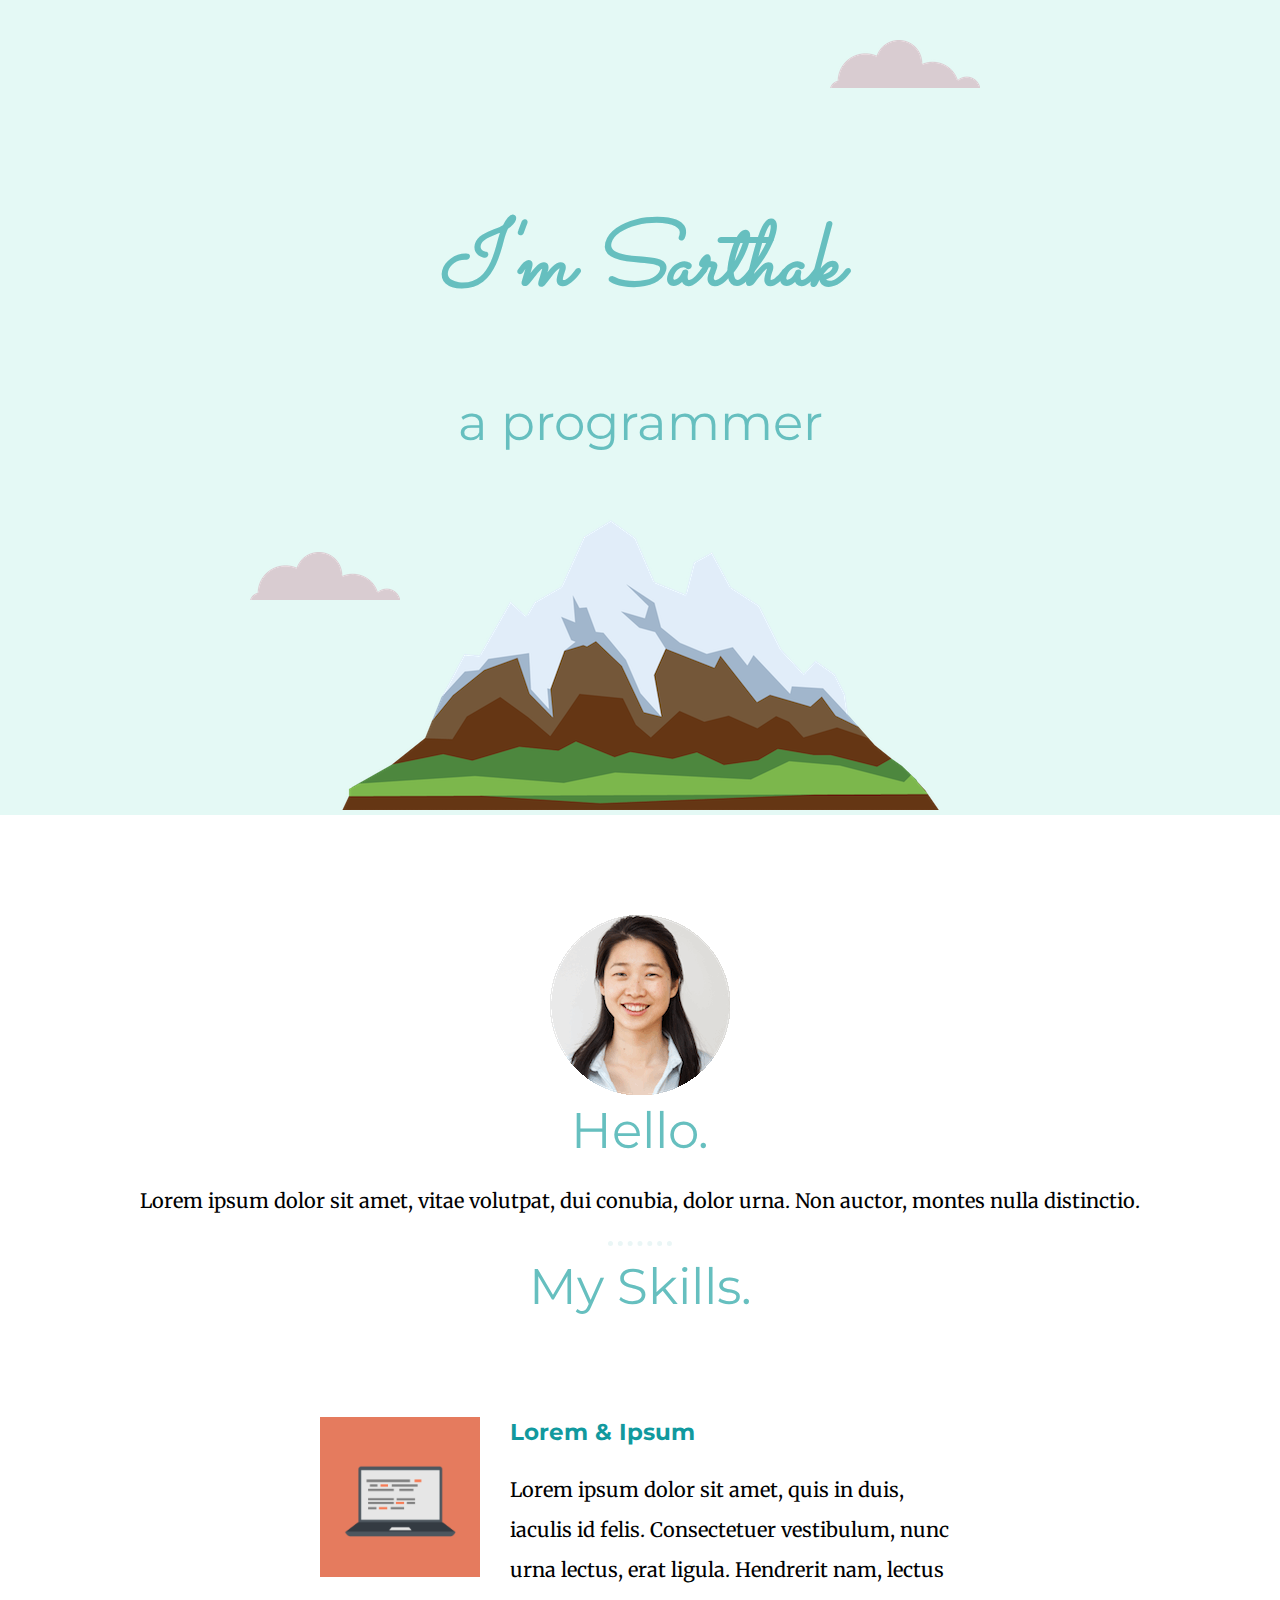
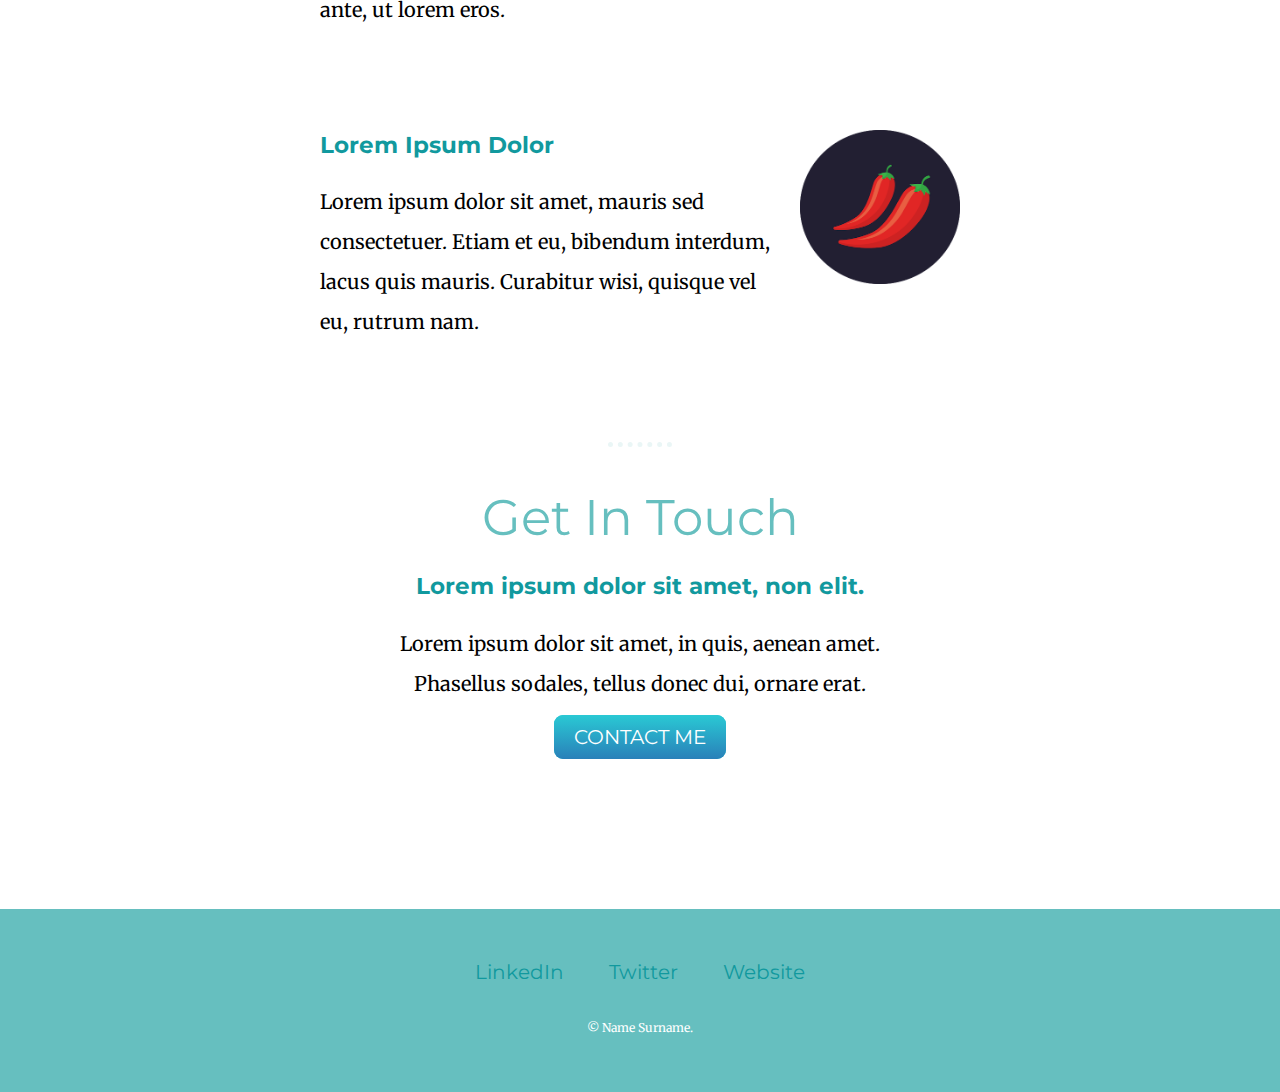
<file: CSS - My site/index.html>
<!DOCTYPE html>
<html>
    <head>
        <meta charset="utf-8">
        
        <title>Sarthak</title>
        
        <meta name="viewport" content="width=device-width, initial-scale=1">
        <link rel="stylesheet" href="css/styles.css">
        <link rel="shortcut icon" href="favicon.ico">
        <link rel="preconnect" href="https://fonts.googleapis.com"><link rel="preconnect" href="https://fonts.gstatic.com" crossorigin><link href="https://fonts.googleapis.com/css2?family=Merriweather&family=Montserrat&family=Sacramento&display=swap" rel="stylesheet">
    </head>
    <body>
        <div class="top">
            <img class="topcloud" src="images/cloud.png" alt="">
            <h1><em> I'm Sarthak</em></h1>
            <h2>a programmer</h2>
            <img class="botcloud" src="images/cloud.png" alt="">
            <img src="images/mountain.png" alt="">
        </div>
        <!-- <p>hello</p>
        <p>world</p>
        <p class="inlined">hello</p>
        <p class="inlined">world</p>
        <span class="blocked">hello</span>
        <span class="blocked">world</span>
        <p class="inlblo">hello</p>
        <p class="inlblo">world</p>
        <hr>
        <div class="red"></div>
        <div class="blue"></div>
        <div class="yellow"></div>
        <hr>
        <div class="red1"></div>
        <div class="blue1"></div>
        <div class="yellow1"></div> -->
        <div class="middle-container">
            <div class="profile">
              <img src="images/angela.png" alt="">
              <h2>Hello.</h2>
              <p>Lorem ipsum dolor sit amet, vitae volutpat, dui conubia, dolor urna. Non auctor, montes nulla distinctio.</p>
            </div>
            <hr>
            <div class="skills">
              <h2>My Skills.</h2>
              <div class="skill-row">
                <img class="compimg" src="images/computer.png" alt="">
                <h3>Lorem & Ipsum</h3>
                <p>Lorem ipsum dolor sit amet, quis in duis, iaculis id felis. Consectetuer vestibulum, nunc urna lectus, erat ligula. Hendrerit nam, lectus ante, ut lorem eros.</p>
              </div>
              <div class="skill-row">
                <img class="chilimg" src="images/chillies.png" alt="">
                <h3>Lorem Ipsum Dolor</h3>
                <p>Lorem ipsum dolor sit amet, mauris sed consectetuer. Etiam et eu, bibendum interdum, lacus quis mauris. Curabitur wisi, quisque vel eu, rutrum nam.</p>
              </div>
            </div>
            <hr>
            <div class="contact-me">
              <h2>Get In Touch</h2>
              <h3>Lorem ipsum dolor sit amet, non elit.</h3>
              <p>Lorem ipsum dolor sit amet, in quis, aenean amet. Phasellus sodales, tellus donec dui, ornare erat.</p>
              <a class="btn" href="mailto:name@email.com">CONTACT ME</a>
            </div>
          </div>
          
          
          <div class="bottom-container">
            <a class="footer-link" href="https://www.linkedin.com/">LinkedIn</a>
            <a class="footer-link" href="https://twitter.com/">Twitter</a>
            <a class="footer-link" href="https://www.appbrewery.co/">Website</a>
            <p class="copyright">© Name Surname.</p>
          </div>
          
    </body>
</html>
</file>
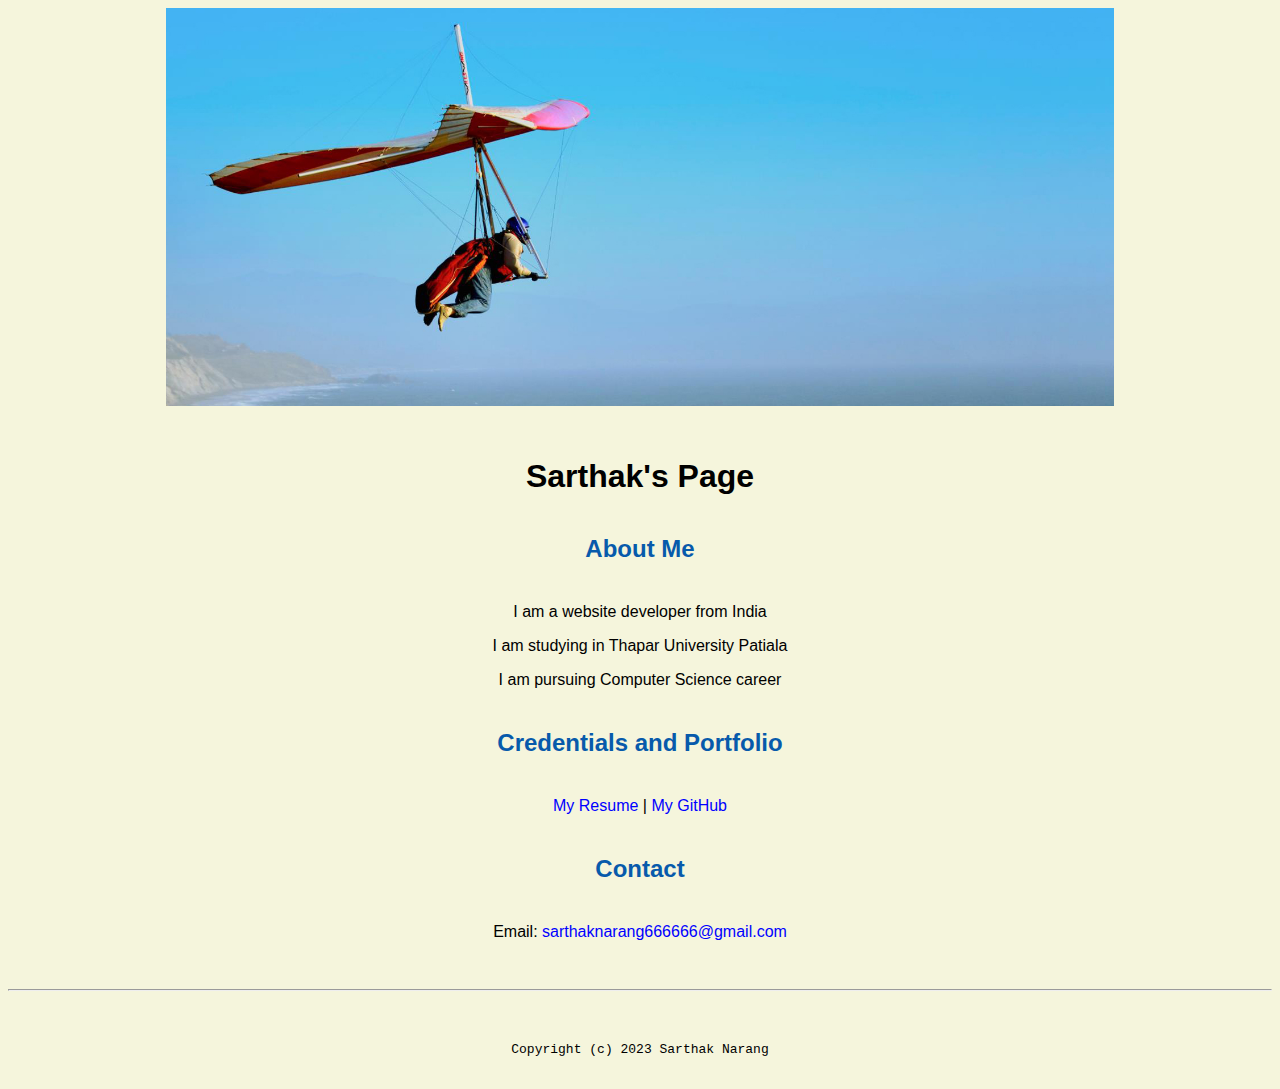
<file: GuidedProject1/index.html>
<!doctype html>

<!-- this is a comment for human! -->

<html lang="en">

  <header>
    <title>Sarthak's Page</title>
    <link rel="stylesheet" href="css/master.css">
    <link rel="FaviconIcon" href="favicon.ico" type="image/x-icon">
    <link rel="shortcut" href="favicon.ico" type="image/x-icon">
    <meta name="viewport" content="width-device-width, initial-scale=1,shrink-to-fit=no">
    <meta name="name" content="Sarthak's Page">
    <meta name="robots" content="noindex, nofollow">
  </header>

  <body>
    <img src="images/banner.jpg" alt="banner" width="75%">
    <h1>Sarthak's Page</h1>
    <h2>About Me</h2>
    <p>I am a website developer from India</p>
    <p>I am studying in Thapar University Patiala</p>
    <p>I am pursuing Computer Science career</p>
    <h2>Credentials and Portfolio</h2>
    <p><a href="resume.html">My Resume</a> | <a href="https://github.com/sarthaknarang060402/">My GitHub</a></p>
    <h2>Contact</h2>
    <p>Email: <a href="mailto:sarthaknarang666666@gmail.com">sarthaknarang666666@gmail.com</a></p>
  </body>


  <footer>
    <hr>
    <code>Copyright (c) 2023 Sarthak Narang</code>
  </footer>

</html>
</file>
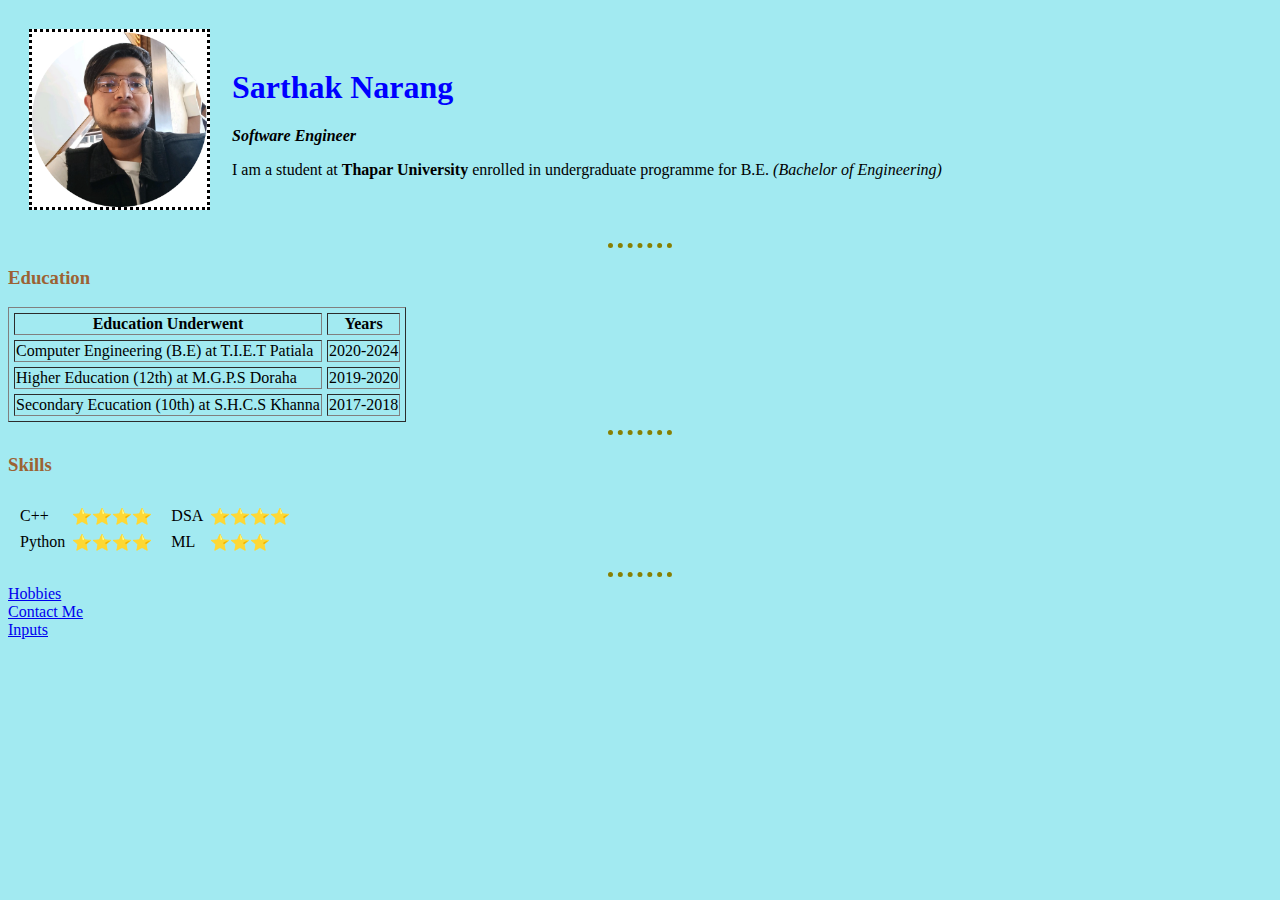
<file: HTML - Personal Site/index.html>
<!DOCTYPE html>
<html lang="en">
<head>
  <meta charset="UTF-8">
  <title>🔹 Sarthak's Personal Site 🔹</title>
  <link rel="stylesheet" href="css/styles.css">
  <!--internal css-->
  <!-- <style>
    body {
      background-color:#b6f2dc;
    }
    hr {
      border-style: dotted none none none;
      height: 0px;
      border-color: grey;
      border-width: 4px;
      width: 20%;
    }
  </style> -->
</head>
<body><!--<body style="background-color:#b6f2dc;"> -->   <!--inline css-->
  <table cellspacing="20">
    <tr>
      <td><img class="one two" src="images/profile.png" alt="Profile Pic" height="175" width="175"></td>
      <td><h1 id="name">Sarthak Narang</h1>
        <p><em><strong>Software Engineer</strong></em></p>
        <p>I am a student at <b>Thapar University</b> enrolled in undergraduate programme for B.E. <i>(Bachelor of
          Engineering)</i></p>
      </td>
    </tr>
  </table>
  <hr>
  <h3>Education</h3>
  <table border="1" cellspacing="5">
    <thead>
      <tr>
        <th>Education Underwent</th>
        <th>Years</th>
      </tr>
    </thead>
    <tbody>
      <tr>
        <td>Computer Engineering (B.E) at T.I.E.T Patiala</td>
        <td>2020-2024</td>
      </tr>
      <tr>
        <td>Higher Education (12th) at M.G.P.S Doraha</td>
        <td>2019-2020</td>
      </tr>
      <tr>
        <td>Secondary Ecucation (10th) at S.H.C.S Khanna</td>
        <td>2017-2018</td>
      </tr>
    </tbody>
  </table>
  <hr>
  <h3>Skills</h3>
  <table cellspacing="5">
    <tr>
      <td>
        <table cellspacing="5">
          <tr>
            <td>C++</td>
            <td>⭐⭐⭐⭐</td>
          </tr>
          <tr>
            <td>Python</td>
            <td>⭐⭐⭐⭐</td>
          </tr>
        </table>
      </td>
      <td>
        <table cellspacing="5">
          <tr>
            <td>DSA</td>
            <td>⭐⭐⭐⭐</td>
          </tr>
          <tr>
            <td>ML</td>
            <td>⭐⭐⭐</td>
          </tr>
        </table>
      </td>
    </tr>
  </table>
  <hr>

  <a href="hobbies.html">Hobbies</a>
  <br>
  <a href="contacts.html">Contact Me</a>
  <br>
  <a href="inputs.html">Inputs</a>
</body>
</html>
</file>
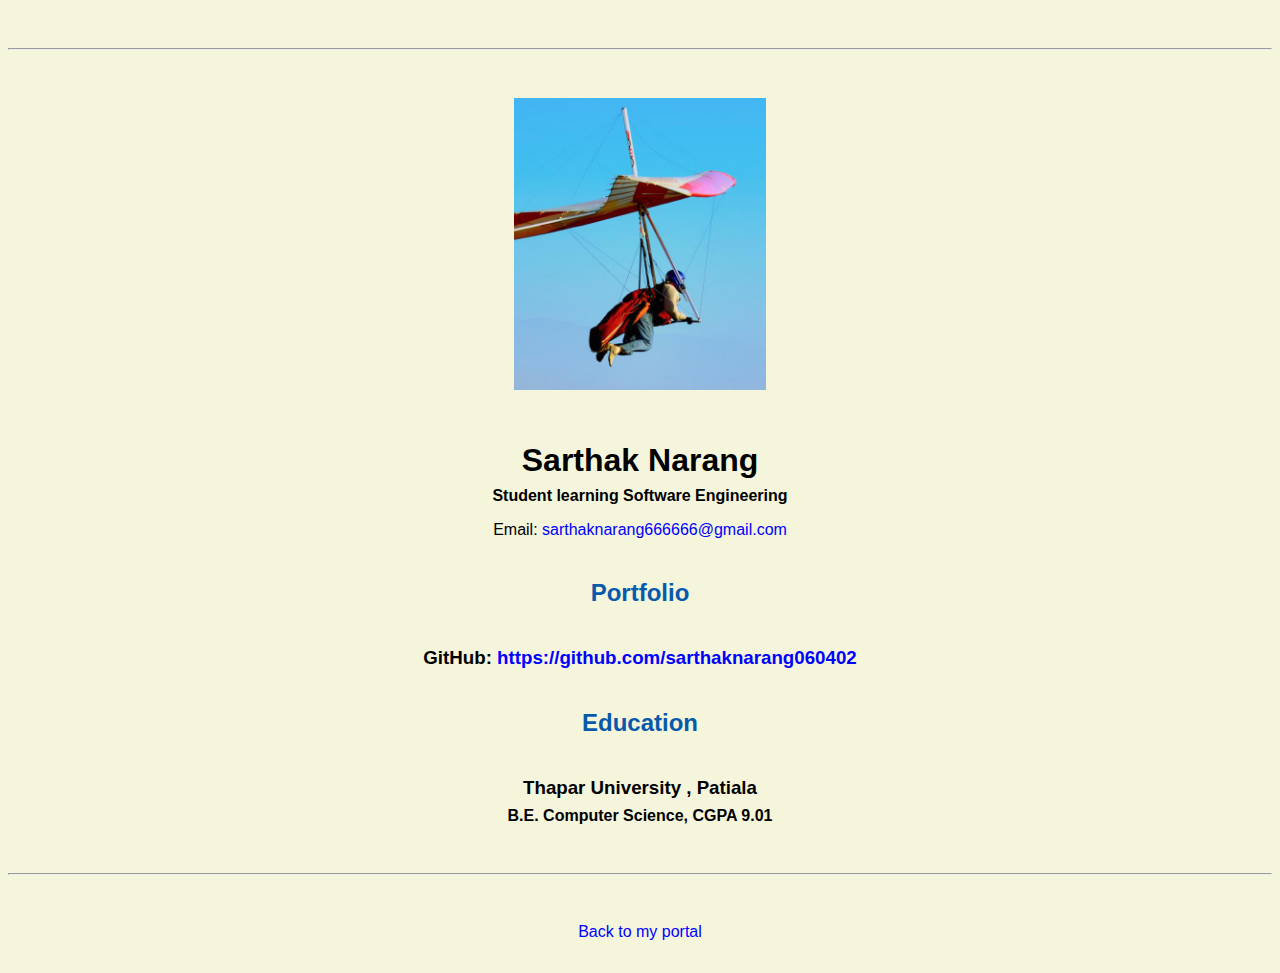
<file: GuidedProject1/resume.html>
<!doctype html>

<!-- this is a comment for human! -->

<html lang="en">

  <header>
    <title>Sarthak's Resume</title>
    <link rel="stylesheet" href="css/master.css">

    <link rel="FaviconIcon" href="favicon.ico" type="image/x-icon">
    <link rel="shortcut" href="favicon.ico" type="image/x-icon">
    <meta name="viewport" content="width-device-width, initial-scale=1,shrink-to-fit=no">
    <meta name="name" content="Sarthak's Page">
    <meta name="robots" content="noindex, nofollow">
  </header>

  <body>
    <hr>

    <img src="images/headshot.jpg" alt="Harrison Kong's headshot" width="20%">

    <h1>Sarthak Narang</h1>
    <h4>Student learning Software Engineering</h4>

    <p>Email: <a href="mailto:sarthaknarang666666@gmail.com" target="_blank">sarthaknarang666666@gmail.com</a></p>
    <!-- don't post physical address, personal phone number or other personal information on the web! -->

    <h2>Portfolio</h2>
      <h3>GitHub: <a href="https://github.com/sarthaknarang060402" target="_blank">https://github.com/sarthaknarang060402</a></h3>

    <h2>Education</h2>

    <h3>Thapar University , Patiala</h3>
    <h4>B.E. Computer Science, CGPA 9.01</h4>

  </body>

  <footer>
  <hr>
  <p><a href="index.html">Back to my portal</a><p>
  </footer>

</html>
</file>
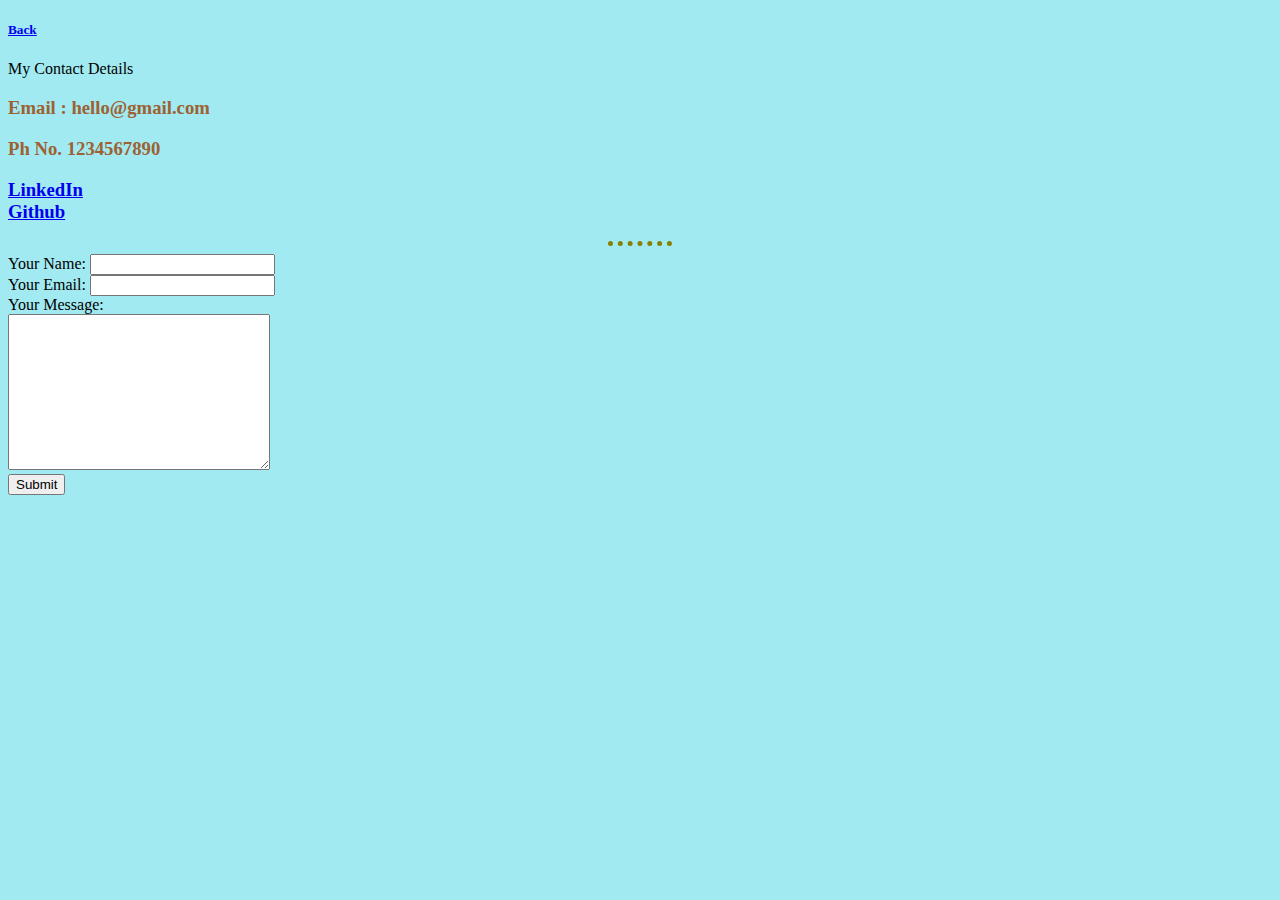
<file: HTML - Personal Site/contacts.html>
<!DOCTYPE html>
<html>
    <head>
        <meta charset="utf-8">
        <title>Contacts</title>
        <link rel="stylesheet" href="css/styles.css">
    </head>
    <body>
        <h5><a href="index.html">Back</a></h5>
        <p>My Contact Details</p>
        <h3>Email : hello@gmail.com</h3>
        <h3>Ph No. 1234567890</h3>
        <h3><a href="https://www.linkedin.com/in/sarthaknarang6/">LinkedIn</a> <br><a href="https://github.com/sarthaknarang060402">Github</a></h3>
        <hr>
        <form action="mailto:sarthaknarang666666@gmail.com" method="post" enctype="text/plain">
            <label>Your Name:</label>
            <input type="text" name="yourName"> <br>
            <label>Your Email:</label>
            <input type="email" name="yourEmail" id=""><br>
            <label for="">Your Message:</label><br>
            <textarea name="yourMessage" cols="30" rows="10"></textarea><br>
            <input type="submit">
        </form>
    </body>
</html>
</file>
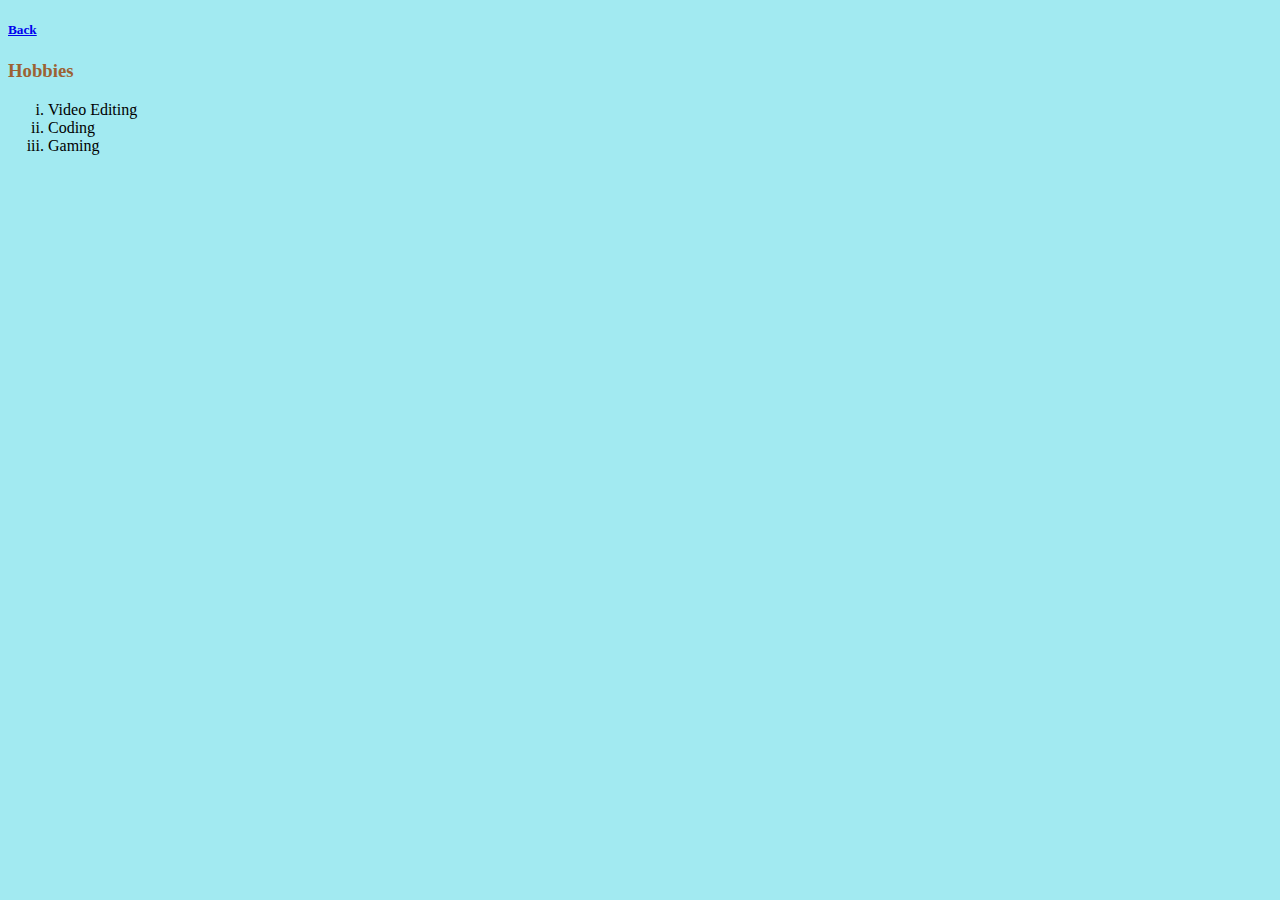
<file: HTML - Personal Site/hobbies.html>
<!DOCTYPE html>

<html>
    <head>
        <meta charset="utf-8">
        <title>Hobbies</title>
        <link rel="stylesheet" href="css/styles.css">
    </head>
    <body>
        <h5><a href="index.html">Back</a></h5>
        <h3>Hobbies</h3>
        <ol type="i"><!-- if we dont set type then it is by default in 1 2 3.... Here we used roman numerals-->
          <li>Video Editing</li>
          <li>Coding</li>
          <li>Gaming</li>
        </ol>
    </body>
</html>
</file>
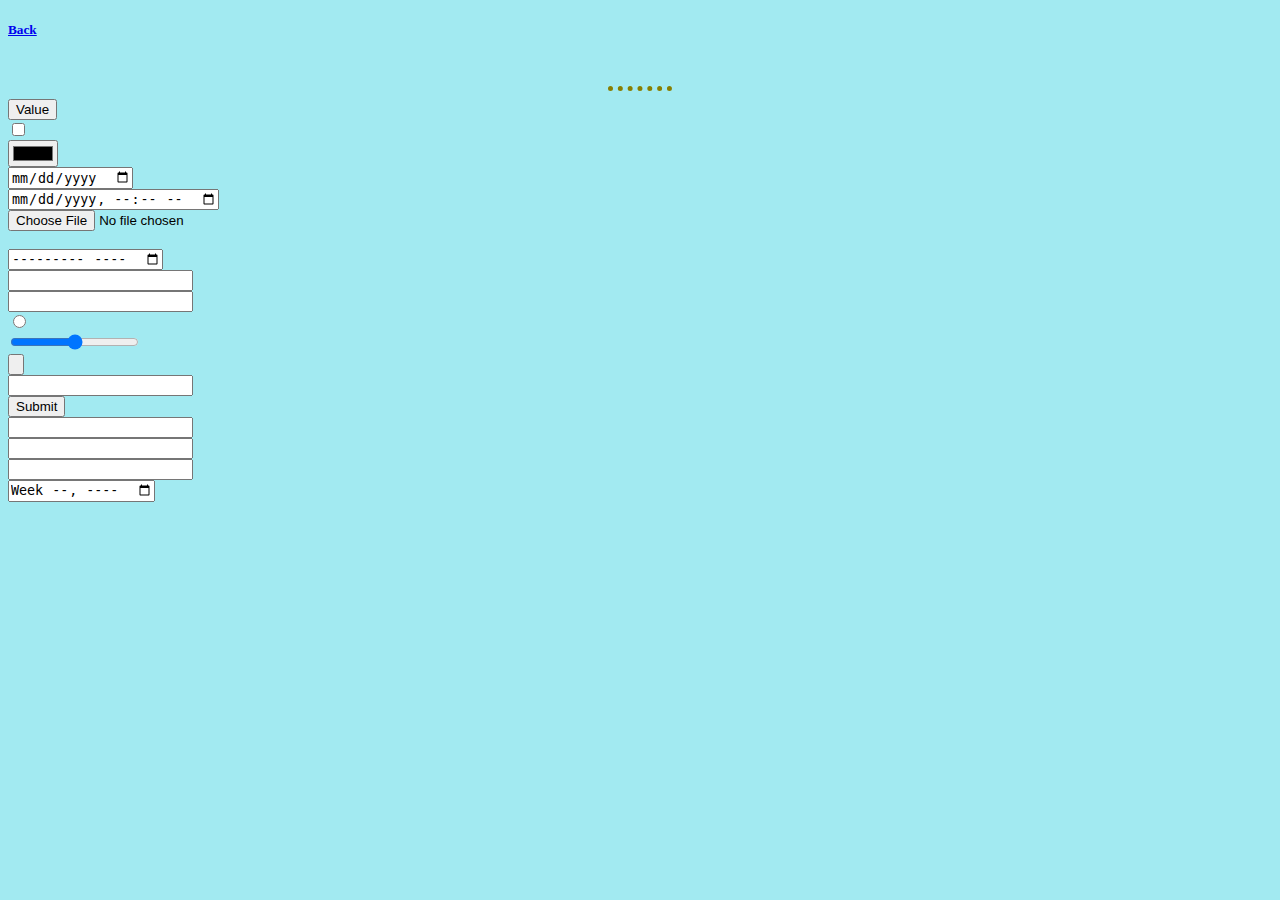
<file: HTML - Personal Site/inputs.html>
<!DOCTYPE html>
<html lang="en">
<head>
    <meta charset="UTF-8">
    <title>Inputs</title>
    <link rel="stylesheet" href="css/styles.css">
</head>
<body>
    <h5><a href="index.html">Back</a></h5>
    <br>
    <hr>
    <form action="">
        <input type="button" value="Value"><br>
        <input type="checkbox" name="" id=""><br>
        <input type="color"><br>
        <input type="date" name="" id=""><br>
        <input type="datetime-local" name="" id=""><br>
        <input type="file" name="" id=""><br>
        <input type="image" src="" alt=""><br>
        <input type="month" name="" id=""><br>
        <input type="number" name="" id=""><br>
        <input type="password" name="" id=""><br>
        <input type="radio" name="" id=""><br>
        <input type="range" name="" id=""><br>
        <input type="reset" value=""><br>
        <input type="search" name="" id=""><br>
        <input type="submit"><br>
        <input type="tel" name="" id=""><br>
        <input type="text" name="" id=""><br>
        <input type="url" name="" id=""><br>
        <input type="week" name="" id="">
    </form>
</body>
</html>
</file>
<file: CSS - My site/css/styles.css>
.top{
    background-color: #E4F9F5;
    padding-top: 200px;
}
body{
    margin: 0;
    text-align: center;
    font-family: 'Merriweather' , sans-serif;
    font-size: 125%;
}
h1{
    font-size:5.625rem;
    margin-top: 0;
    font-family: 'Sacramento',cursive;
    color: #66bfbf;
}
h2{
    font-size: 2.5em;
    font-family:'Montserrat',sans-serif;
    color: #66bfbf;
    font-weight: normal;
    margin: 0 auto;
}
h3{
    font-family:'Montserrat',sans-serif;
    color:#11999e;
}
a{
    color:#11999e;
    font-family:'Montserrat',sans-serif;
    margin: 10px 20px;
    text-decoration: none;
}
a:hover{
    color: aqua;
}
.inlined{
    background-color: green;
    display: inline;
    width: 100px
}
.blocked{
    background-color: yellow;
    display: block;
    width: 100px
}
.inlblo{
    background-color: pink;
    display: inline-block;
    width: 100px
}
.blue{
    height: 100px;
    background-color: blue;
    width: 100px;
    display:inline-block;
    position: relative;
    right: 100px;
}
.red{
    height: 100px;
    background-color:red;
    width: 100px;
    display:inline-block;
    position: relative;
    left: 200px;
}
.yellow{
    height: 100px;
    background-color: yellow;
    width: 100px;
    display:inline-block;
    position: relative;
    right:100px;
}
.blue1{
    height: 100px;
    background-color: blue;
    width: 100px;
    position: absolute;
    left: 100px;
    top: 936.838px
}
.red1{
    height: 100px;
    background-color:red;
    width: 100px;
    position: absolute;
    left: 200px;
    top:1036.838px;
}
.yellow1{
    height: 100px;
    background-color: yellow;
    width: 100px;
    position: absolute;
}
.topcloud{
    position : absolute;
    right: 300px;
    top: 40px;
}
.botcloud{
    position : absolute;
    left: 250px;
    bottom: 300px;
}
.skill-row{
    width:50%;
    margin: 100px auto 100px auto;
    text-align: left;
}
.compimg{
    width: 25%;
    float: left;
    margin-right: 30px;
}
.chilimg{
    width: 25%;
    float: right;
    padding-left: 30px;
}
hr {
    border-style: none;
  border-top-style: dotted;
  border-color: #EAF6F6;
  border-width: 5px;
  width: 5%;
}
.btn {
    background: #2ac9d4;
    background-image: -webkit-linear-gradient(top, #2ac9d4, #2980b9);
    background-image: -moz-linear-gradient(top, #2ac9d4, #2980b9);
    background-image: -ms-linear-gradient(top, #2ac9d4, #2980b9);
    background-image: -o-linear-gradient(top, #2ac9d4, #2980b9);
    background-image: linear-gradient(to bottom, #2ac9d4, #2980b9);
    -webkit-border-radius: 9;
    -moz-border-radius: 9;
    border-radius: 9px;
    font-family:'Montserrat',sans-serif;
    color: #ffffff;
    font-size: 20px;
    padding: 10px 20px 10px 20px;
    text-decoration: none;
  }
  
  .btn:hover {
    background: #3cb0fd;
    background-image: -webkit-linear-gradient(top, #3cb0fd, #3498db);
    background-image: -moz-linear-gradient(top, #3cb0fd, #3498db);
    background-image: -ms-linear-gradient(top, #3cb0fd, #3498db);
    background-image: -o-linear-gradient(top, #3cb0fd, #3498db);
    background-image: linear-gradient(to bottom, #3cb0fd, #3498db);
    text-decoration: none;
  }
  .contact-me{
    padding-bottom: 100px;
    width: 45%;
    margin: 40px auto 60px;
  }
  .bottom-container{
    background-color: #66bfbf;
    padding:50px 0 20px;
  }
  p{
    line-height: 2;
  }
  .middle-container{
    padding-top: 100px;
  }
  .copyright{
    color: white;
    font-size: 0.75rem;
    padding: 20px 0;
  }
</file>
<file: GuidedProject1/css/master.css>
/* Cascading stylesheet for the website */

/* Text inside these asterisks and slashes are comments for human */

  a {
    color: blue;
    /* set the text color to blue here */
    text-decoration: none; /* This means we do not want hyperlinks to be underlined */
  }

  a:hover {
    color: red;
    /* set the text color to red here */
    text-decoration: none; /* This means we do not want hyperlinks to be underlined */
  }

  body {
    /* set the background color here */
    background-color: beige;
    /* set the text color to black here */
    color: black;
    /* set the font here */
    font-family: Arial , Helvetica , sans-serif;
    /* set the text alignment here */
    text-align: center;
   }

  footer {
    margin-top: 2rem;
    margin-bottom: 2rem;
  }

  h1 {
    margin-bottom: 0.5rem;
    margin-top: 3rem;
   }

  h2 {
    /* set the text color of to #075AAB here */
    /* set both the bottom margin and top margin to 2.5rem here */
    color: #075aab;
    margin-bottom: 2.5rem;
    margin-top: 2.5rem;

   }

  h3 {
    margin-bottom: 0;
    margin-top: 2rem;
  }

  h4 {
    margin-bottom: 1rem;
    margin-top: 0.5rem;
  }

  h5 {
    margin-top: 0.5rem;
  }

  hr {
    margin-bottom: 3rem;
    margin-top: 3rem;
  }

  /* this controls how the bullet points in the resume page looks */
  ul {
    display: table;
    margin: 0 auto;
    text-align: left;
  }
</file>
<file: HTML - Personal Site/css/styles.css>
body {
  background-color:#a2eaf1;
}

hr {
    border-style: none;
  border-top-style: dotted;
  border-color: rgb(136, 127, 3);
  border-width: 5px;
  width: 5%;
}
h1{
    color:rgb(156, 98, 51);
}
h3{
    color:rgb(156, 98, 51);
}
.one{  /*class can be repeated*/
    background-color: rgb(255, 255, 255);
}
.two{
    border-style: dotted;
}
#name{    /*ids are unique*/
    color: blue;
}
img:hover{
    background-color: gold;
}
</file>
